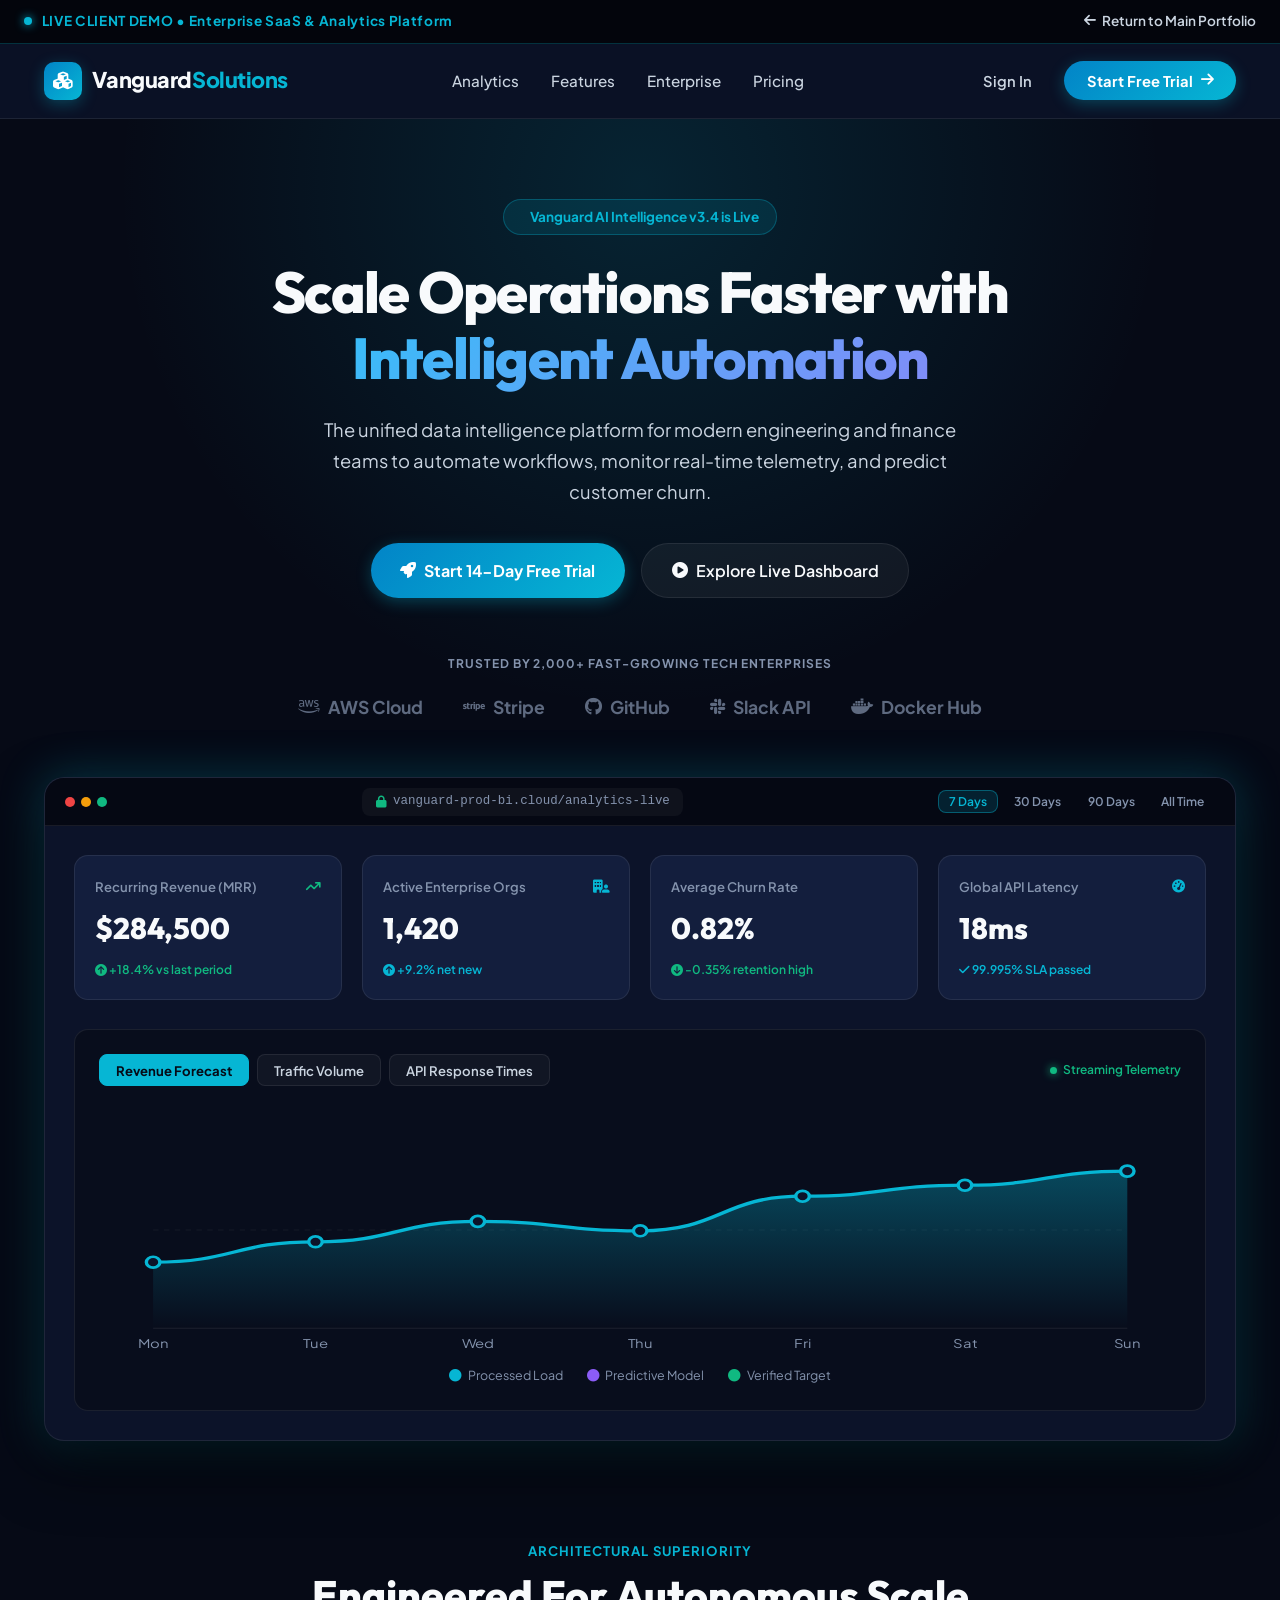
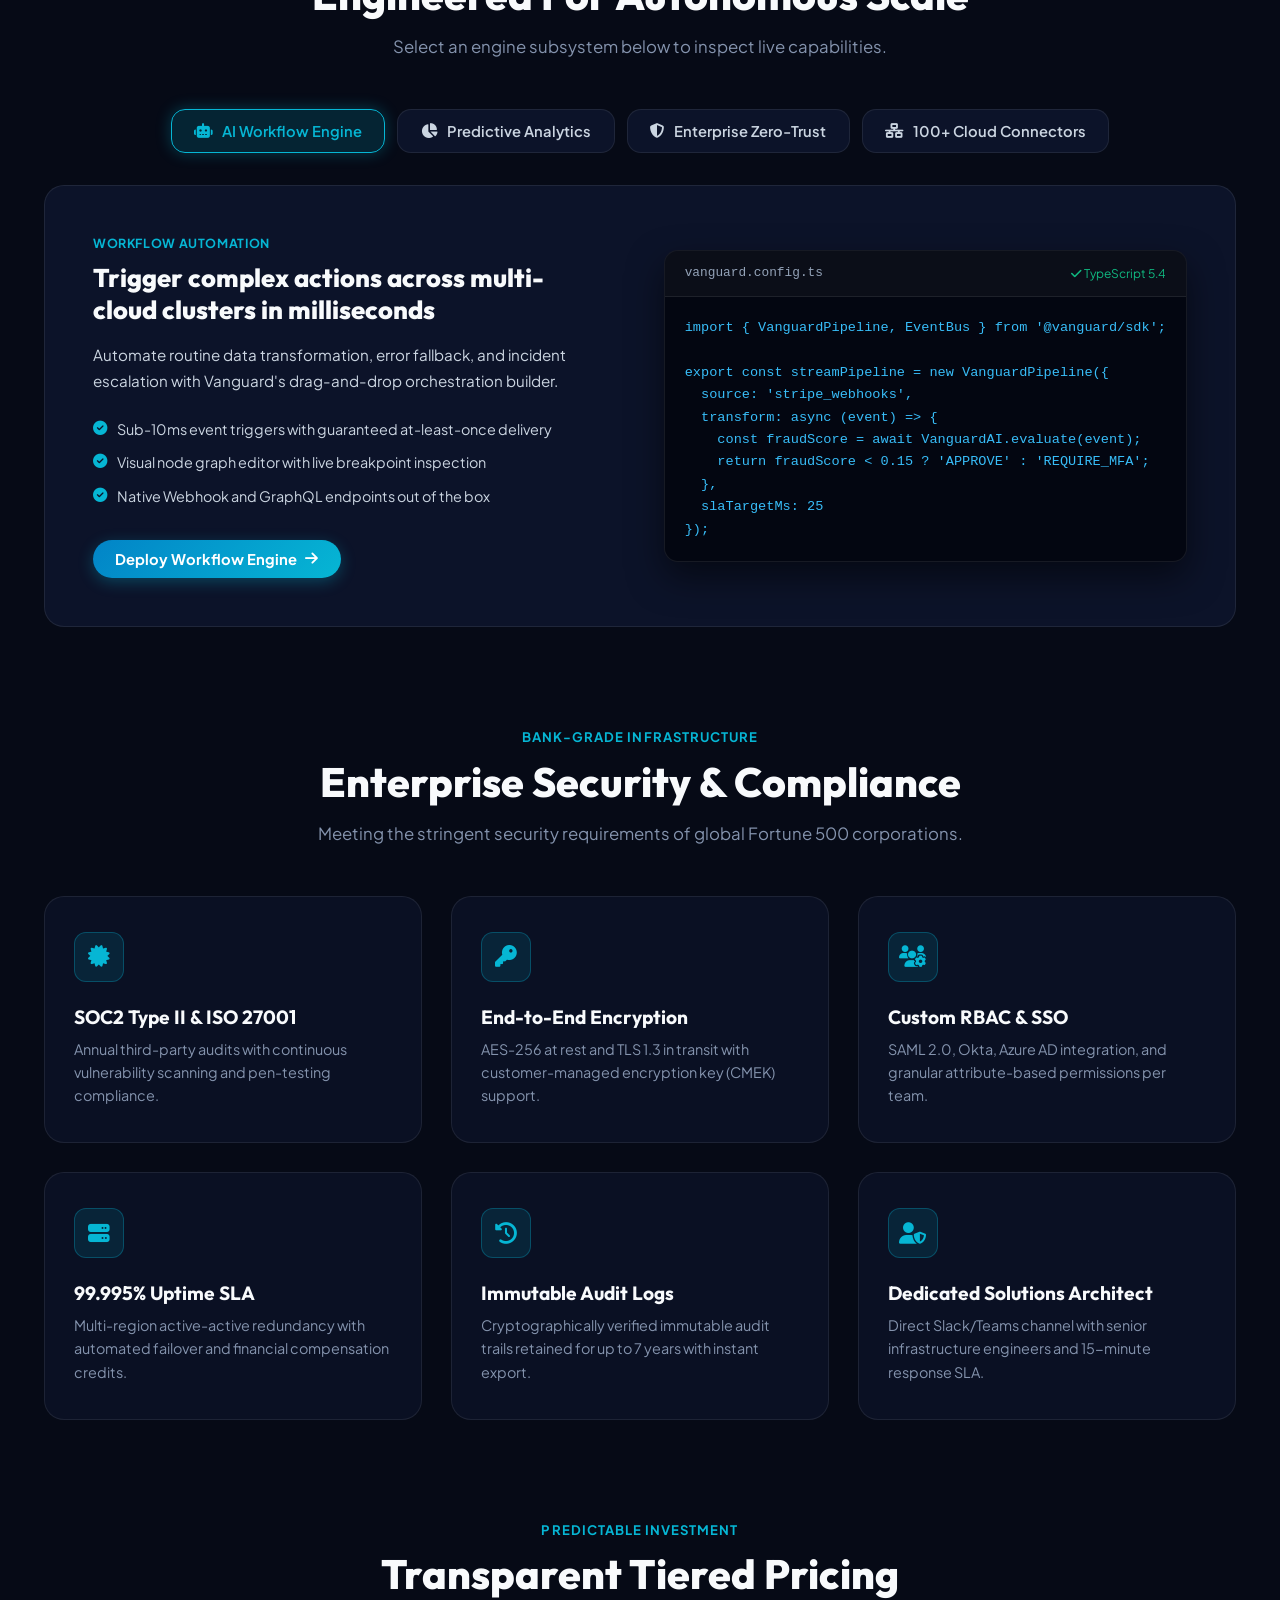
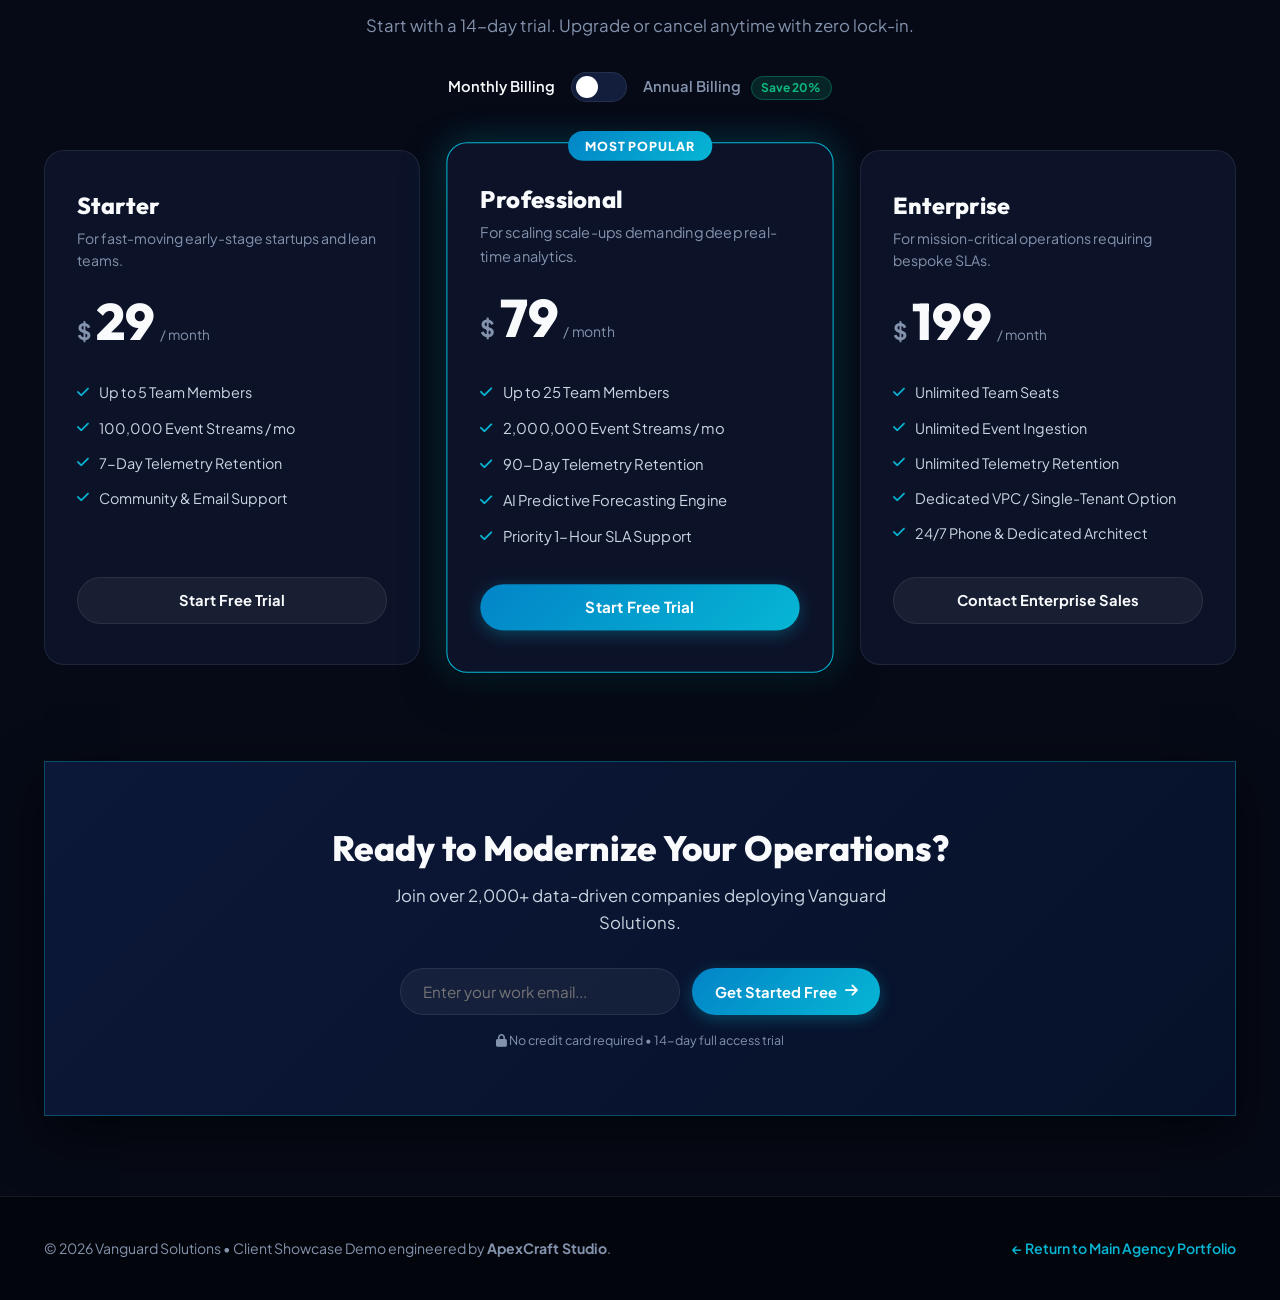
<file: demos/business-agency/index.html>
<!DOCTYPE html>
<html lang="en">
<head>
  <meta charset="UTF-8">
  <meta name="viewport" content="width=device-width, initial-scale=1.0">
  <title>Vanguard Solutions | Modern Enterprise SaaS &amp; Business Intelligence</title>
  <meta name="description" content="Interactive demo of Vanguard Solutions - B2B SaaS analytics and automation platform crafted by ApexCraft Studio.">
  
  <!-- Favicon -->
  <link rel="icon" type="image/png" href="../../assets/favicon/favicon.png">

  <!-- Google Fonts: Plus Jakarta Sans & Outfit -->
  <link rel="preconnect" href="https://fonts.googleapis.com">
  <link rel="preconnect" href="https://fonts.gstatic.com" crossorigin>
  <link href="https://fonts.googleapis.com/css2?family=Outfit:wght@500;600;700;800&amp;family=Plus+Jakarta+Sans:wght@400;500;600;700&amp;display=swap" rel="stylesheet">

  <!-- Font Awesome 6 Icons -->
  <link rel="stylesheet" href="https://cdnjs.cloudflare.com/ajax/libs/font-awesome/6.5.1/css/all.min.css">

  <!-- SaaS Stylesheet -->
  <link rel="stylesheet" href="style.css">
</head>
<body>

  <!-- Top Demo Banner -->
  <div class="saas-top-banner">
    <div class="saas-banner-content">
      <div class="saas-banner-tag">
        <span class="pulse-saas-dot"></span>
        <span>LIVE CLIENT DEMO &bull; Enterprise SaaS &amp; Analytics Platform</span>
      </div>
      <a href="../../index.html#demos" class="saas-return-link">
        <i class="fas fa-arrow-left"></i> Return to Main Portfolio
      </a>
    </div>
  </div>

  <!-- Navbar -->
  <nav class="saas-navbar">
    <div class="container saas-nav-container">
      <a href="#" class="saas-brand">
        <div class="saas-logo-icon">
          <i class="fas fa-cubes"></i>
        </div>
        <span>Vanguard<span class="text-cyan">Solutions</span></span>
      </a>

      <ul class="saas-nav-links">
        <li><a href="#dashboard-preview" class="s-nav-link">Analytics</a></li>
        <li><a href="#features" class="s-nav-link">Features</a></li>
        <li><a href="#enterprise" class="s-nav-link">Enterprise</a></li>
        <li><a href="#pricing" class="s-nav-link">Pricing</a></li>
      </ul>

      <div class="saas-nav-actions">
        <button type="button" class="btn-saas-ghost" onclick="openTrialModal('Starter')">Sign In</button>
        <button type="button" class="btn-saas-primary" onclick="openTrialModal('Pro')">
          Start Free Trial <i class="fas fa-arrow-right"></i>
        </button>
      </div>
    </div>
  </nav>

  <!-- Hero Section -->
  <header class="saas-hero">
    <div class="container saas-hero-content">
      <div class="saas-pill">
        <i class="fas fa-sparkles"></i> Vanguard AI Intelligence v3.4 is Live
      </div>

      <h1 class="saas-headline">
        Scale Operations Faster with <br>
        <span class="text-gradient-cyan">Intelligent Automation</span>
      </h1>

      <p class="saas-subtext">
        The unified data intelligence platform for modern engineering and finance teams to automate workflows, monitor real-time telemetry, and predict customer churn.
      </p>

      <div class="saas-hero-cta">
        <button type="button" class="btn-saas-primary btn-large" onclick="openTrialModal('Pro')">
          <i class="fas fa-rocket"></i> Start 14-Day Free Trial
        </button>
        <a href="#dashboard-preview" class="btn-saas-secondary btn-large">
          <i class="fas fa-play-circle"></i> Explore Live Dashboard
        </a>
      </div>

      <div class="saas-trust-logos">
        <span>TRUSTED BY 2,000+ FAST-GROWING TECH ENTERPRISES</span>
        <div class="logos-row">
          <div><i class="fab fa-aws"></i> AWS Cloud</div>
          <div><i class="fab fa-stripe"></i> Stripe</div>
          <div><i class="fab fa-github"></i> GitHub</div>
          <div><i class="fab fa-slack"></i> Slack API</div>
          <div><i class="fab fa-docker"></i> Docker Hub</div>
        </div>
      </div>
    </div>
  </header>

  <!-- Interactive Live Analytics Dashboard Section -->
  <section class="container dashboard-section" id="dashboard-preview">
    <div class="dashboard-window">
      <!-- Window Controls Header -->
      <div class="dash-window-header">
        <div class="dash-dots">
          <span class="dash-dot" style="background: #ef4444;"></span>
          <span class="dash-dot" style="background: #f59e0b;"></span>
          <span class="dash-dot" style="background: #10b981;"></span>
        </div>
        <div class="dash-url">
          <i class="fas fa-lock" style="color: #10b981; font-size: 0.75rem;"></i>
          <span>vanguard-prod-bi.cloud/analytics-live</span>
        </div>
        <div class="dash-time-filter">
          <button type="button" class="time-btn active" data-time="7d">7 Days</button>
          <button type="button" class="time-btn" data-time="30d">30 Days</button>
          <button type="button" class="time-btn" data-time="90d">90 Days</button>
          <button type="button" class="time-btn" data-time="all">All Time</button>
        </div>
      </div>

      <!-- Dashboard Body -->
      <div class="dash-body">
        <!-- Top Metrics Grid -->
        <div class="metrics-grid">
          <div class="metric-box">
            <div class="m-header">
              <span>Recurring Revenue (MRR)</span>
              <i class="fas fa-arrow-trend-up text-emerald"></i>
            </div>
            <div class="m-value" id="mrr-val">$284,500</div>
            <div class="m-footer text-emerald">
              <i class="fas fa-circle-arrow-up"></i> <span id="mrr-pct">+18.4%</span> vs last period
            </div>
          </div>

          <div class="metric-box">
            <div class="m-header">
              <span>Active Enterprise Orgs</span>
              <i class="fas fa-building-user text-cyan"></i>
            </div>
            <div class="m-value" id="users-val">1,420</div>
            <div class="m-footer text-cyan">
              <i class="fas fa-circle-arrow-up"></i> <span id="users-pct">+9.2%</span> net new
            </div>
          </div>

          <div class="metric-box">
            <div class="m-header">
              <span>Average Churn Rate</span>
              <i class="fas fa-shield-check text-emerald"></i>
            </div>
            <div class="m-value" id="churn-val">0.82%</div>
            <div class="m-footer text-emerald">
              <i class="fas fa-circle-arrow-down"></i> <span id="churn-pct">-0.35%</span> retention high
            </div>
          </div>

          <div class="metric-box">
            <div class="m-header">
              <span>Global API Latency</span>
              <i class="fas fa-gauge-high text-cyan"></i>
            </div>
            <div class="m-value" id="latency-val">18ms</div>
            <div class="m-footer text-cyan">
              <i class="fas fa-check"></i> 99.995% SLA passed
            </div>
          </div>
        </div>

        <!-- Interactive Chart Panel -->
        <div class="chart-panel">
          <div class="chart-header">
            <div class="chart-tabs" role="tablist">
              <button type="button" class="chart-tab active" data-chart="revenue">Revenue Forecast</button>
              <button type="button" class="chart-tab" data-chart="traffic">Traffic Volume</button>
              <button type="button" class="chart-tab" data-chart="performance">API Response Times</button>
            </div>
            <span class="live-stream-badge">
              <span class="live-blink"></span> Streaming Telemetry
            </span>
          </div>

          <!-- Dynamic SVG Chart Canvas -->
          <div class="chart-visual" id="chart-container">
            <!-- Dynamic SVG graph injected by script.js -->
          </div>

          <div class="chart-legend" id="chart-legend">
            <span><i class="fas fa-circle" style="color: #06b6d4;"></i> Processed Load</span>
            <span><i class="fas fa-circle" style="color: #8b5cf6;"></i> Predictive Model</span>
            <span><i class="fas fa-circle" style="color: #10b981;"></i> Verified Target</span>
          </div>
        </div>
      </div>
    </div>
  </section>

  <!-- Feature Tabs Section -->
  <section class="container saas-features-section" id="features">
    <div class="saas-section-header">
      <span class="sub-badge">Architectural Superiority</span>
      <h2 class="saas-title">Engineered For Autonomous Scale</h2>
      <p class="saas-desc">Select an engine subsystem below to inspect live capabilities.</p>
    </div>

    <!-- Feature Navigation Tabs -->
    <div class="feature-tabs-nav">
      <button type="button" class="f-tab active" data-feature="automation">
        <i class="fas fa-robot"></i> AI Workflow Engine
      </button>
      <button type="button" class="f-tab" data-feature="analytics">
        <i class="fas fa-chart-pie"></i> Predictive Analytics
      </button>
      <button type="button" class="f-tab" data-feature="security">
        <i class="fas fa-shield-halved"></i> Enterprise Zero-Trust
      </button>
      <button type="button" class="f-tab" data-feature="integrations">
        <i class="fas fa-network-wired"></i> 100+ Cloud Connectors
      </button>
    </div>

    <!-- Feature Content Display -->
    <div class="feature-content-card" id="feature-card">
      <div class="f-left">
        <span class="f-tag" id="f-tag">Workflow Automation</span>
        <h3 class="f-title" id="f-title">Trigger complex actions across multi-cloud clusters in milliseconds</h3>
        <p class="f-desc" id="f-desc">
          Automate routine data transformation, error fallback, and incident escalation with Vanguard's drag-and-drop orchestration builder.
        </p>
        <ul class="f-checklist" id="f-checklist">
          <li><i class="fas fa-circle-check"></i> Sub-10ms event triggers with guaranteed at-least-once delivery</li>
          <li><i class="fas fa-circle-check"></i> Visual node graph editor with live breakpoint inspection</li>
          <li><i class="fas fa-circle-check"></i> Native Webhook and GraphQL endpoints out of the box</li>
        </ul>
        <button type="button" class="btn-saas-primary" onclick="openTrialModal('Workflow Pro')">
          Deploy Workflow Engine <i class="fas fa-arrow-right"></i>
        </button>
      </div>

      <div class="f-right">
        <div class="code-preview-box">
          <div class="code-header">
            <span style="font-family: monospace; font-size: 0.8rem; color: #94a3b8;">vanguard.config.ts</span>
            <span style="color: #10b981; font-size: 0.75rem;"><i class="fas fa-check"></i> TypeScript 5.4</span>
          </div>
          <pre class="code-content" id="code-content"><code>import { VanguardPipeline, EventBus } from '@vanguard/sdk';

export const streamPipeline = new VanguardPipeline({
  source: 'stripe_webhooks',
  transform: async (event) => {
    const fraudScore = await VanguardAI.evaluate(event);
    return fraudScore &lt; 0.15 ? 'APPROVE' : 'REQUIRE_MFA';
  },
  slaTargetMs: 25
});</code></pre>
        </div>
      </div>
    </div>
  </section>

  <!-- Enterprise Capabilities Grid -->
  <section class="container enterprise-section" id="enterprise">
    <div class="saas-section-header">
      <span class="sub-badge">Bank-Grade Infrastructure</span>
      <h2 class="saas-title">Enterprise Security &amp; Compliance</h2>
      <p class="saas-desc">Meeting the stringent security requirements of global Fortune 500 corporations.</p>
    </div>

    <div class="enterprise-grid">
      <div class="ent-card">
        <div class="ent-icon"><i class="fas fa-certificate"></i></div>
        <h3>SOC2 Type II &amp; ISO 27001</h3>
        <p>Annual third-party audits with continuous vulnerability scanning and pen-testing compliance.</p>
      </div>

      <div class="ent-card">
        <div class="ent-icon"><i class="fas fa-key"></i></div>
        <h3>End-to-End Encryption</h3>
        <p>AES-256 at rest and TLS 1.3 in transit with customer-managed encryption key (CMEK) support.</p>
      </div>

      <div class="ent-card">
        <div class="ent-icon"><i class="fas fa-users-gear"></i></div>
        <h3>Custom RBAC &amp; SSO</h3>
        <p>SAML 2.0, Okta, Azure AD integration, and granular attribute-based permissions per team.</p>
      </div>

      <div class="ent-card">
        <div class="ent-icon"><i class="fas fa-server"></i></div>
        <h3>99.995% Uptime SLA</h3>
        <p>Multi-region active-active redundancy with automated failover and financial compensation credits.</p>
      </div>

      <div class="ent-card">
        <div class="ent-icon"><i class="fas fa-clock-rotate-left"></i></div>
        <h3>Immutable Audit Logs</h3>
        <p>Cryptographically verified immutable audit trails retained for up to 7 years with instant export.</p>
      </div>

      <div class="ent-card">
        <div class="ent-icon"><i class="fas fa-user-shield"></i></div>
        <h3>Dedicated Solutions Architect</h3>
        <p>Direct Slack/Teams channel with senior infrastructure engineers and 15-minute response SLA.</p>
      </div>
    </div>
  </section>

  <!-- Pricing Section with Monthly / Annual Switcher -->
  <section class="container saas-pricing-section" id="pricing">
    <div class="saas-section-header">
      <span class="sub-badge">Predictable Investment</span>
      <h2 class="saas-title">Transparent Tiered Pricing</h2>
      <p class="saas-desc">Start with a 14-day trial. Upgrade or cancel anytime with zero lock-in.</p>

      <!-- Toggle Switch -->
      <div class="billing-toggle-wrap">
        <span class="billing-label active" id="lbl-monthly">Monthly Billing</span>
        <button type="button" class="billing-switch" id="billing-switch" aria-label="Toggle annual discount">
          <span class="switch-ball"></span>
        </button>
        <span class="billing-label" id="lbl-annual">
          Annual Billing <span class="savings-tag">Save 20%</span>
        </span>
      </div>
    </div>

    <!-- Pricing Cards Grid -->
    <div class="pricing-grid">
      <!-- Tier 1: Starter -->
      <div class="pricing-card">
        <div class="plan-header">
          <h3 class="plan-name">Starter</h3>
          <p class="plan-desc">For fast-moving early-stage startups and lean teams.</p>
          <div class="plan-price-row">
            <span class="currency">$</span>
            <span class="plan-amount" data-monthly="29" data-annual="23">29</span>
            <span class="plan-period">/ month</span>
          </div>
          <span class="annual-note" style="display: none;">Billed annually ($276/yr)</span>
        </div>

        <ul class="plan-features">
          <li><i class="fas fa-check"></i> Up to 5 Team Members</li>
          <li><i class="fas fa-check"></i> 100,000 Event Streams / mo</li>
          <li><i class="fas fa-check"></i> 7-Day Telemetry Retention</li>
          <li><i class="fas fa-check"></i> Community &amp; Email Support</li>
        </ul>

        <button type="button" class="btn-plan" onclick="openTrialModal('Starter')">
          Start Free Trial
        </button>
      </div>

      <!-- Tier 2: Professional (Popular) -->
      <div class="pricing-card popular">
        <div class="popular-ribbon">Most Popular</div>
        <div class="plan-header">
          <h3 class="plan-name">Professional</h3>
          <p class="plan-desc">For scaling scale-ups demanding deep real-time analytics.</p>
          <div class="plan-price-row">
            <span class="currency">$</span>
            <span class="plan-amount" data-monthly="79" data-annual="63">79</span>
            <span class="plan-period">/ month</span>
          </div>
          <span class="annual-note" style="display: none;">Billed annually ($756/yr)</span>
        </div>

        <ul class="plan-features">
          <li><i class="fas fa-check"></i> Up to 25 Team Members</li>
          <li><i class="fas fa-check"></i> 2,000,000 Event Streams / mo</li>
          <li><i class="fas fa-check"></i> 90-Day Telemetry Retention</li>
          <li><i class="fas fa-check"></i> AI Predictive Forecasting Engine</li>
          <li><i class="fas fa-check"></i> Priority 1-Hour SLA Support</li>
        </ul>

        <button type="button" class="btn-plan btn-plan-popular" onclick="openTrialModal('Professional')">
          Start Free Trial
        </button>
      </div>

      <!-- Tier 3: Enterprise -->
      <div class="pricing-card">
        <div class="plan-header">
          <h3 class="plan-name">Enterprise</h3>
          <p class="plan-desc">For mission-critical operations requiring bespoke SLAs.</p>
          <div class="plan-price-row">
            <span class="currency">$</span>
            <span class="plan-amount" data-monthly="199" data-annual="159">199</span>
            <span class="plan-period">/ month</span>
          </div>
          <span class="annual-note" style="display: none;">Billed annually ($1,908/yr)</span>
        </div>

        <ul class="plan-features">
          <li><i class="fas fa-check"></i> Unlimited Team Seats</li>
          <li><i class="fas fa-check"></i> Unlimited Event Ingestion</li>
          <li><i class="fas fa-check"></i> Unlimited Telemetry Retention</li>
          <li><i class="fas fa-check"></i> Dedicated VPC / Single-Tenant Option</li>
          <li><i class="fas fa-check"></i> 24/7 Phone &amp; Dedicated Architect</li>
        </ul>

        <button type="button" class="btn-plan" onclick="openTrialModal('Enterprise')">
          Contact Enterprise Sales
        </button>
      </div>
    </div>
  </section>

  <!-- CTA Banner -->
  <section class="container" style="padding-bottom: 5rem;">
    <div class="saas-cta-box">
      <h2>Ready to Modernize Your Operations?</h2>
      <p>Join over 2,000+ data-driven companies deploying Vanguard Solutions.</p>
      <div class="cta-input-group">
        <input type="email" placeholder="Enter your work email..." class="cta-email" id="quick-trial-email">
        <button type="button" class="btn-saas-primary" onclick="quickTrialSubmit()">
          Get Started Free <i class="fas fa-arrow-right"></i>
        </button>
      </div>
      <span class="cta-guarantee"><i class="fas fa-lock"></i> No credit card required &bull; 14-day full access trial</span>
    </div>
  </section>

  <!-- Trial Sign Up Modal -->
  <div class="modal-overlay" id="trial-modal">
    <div class="modal-dialog">
      <button type="button" class="modal-close-btn" id="trial-close-btn">&times;</button>
      <div style="text-align: center; margin-bottom: 1.5rem;">
        <div class="saas-logo-icon" style="margin: 0 auto 0.75rem;"><i class="fas fa-cubes"></i></div>
        <h3 style="font-size: 1.5rem; margin-bottom: 0.3rem;">Start Your 14-Day Free Trial</h3>
        <p style="font-size: 0.88rem; color: var(--text-muted);">
          Selected Plan: <strong id="modal-plan-name" style="color: var(--cyan);">Professional</strong>
        </p>
      </div>

      <form id="trial-form">
        <div style="display: flex; flex-direction: column; gap: 0.85rem;">
          <div>
            <label style="font-size: 0.8rem; font-weight: 600; display: block; margin-bottom: 0.3rem;">Full Name</label>
            <input type="text" class="t-input" placeholder="Sarah Connor" required value="Sarah Connor">
          </div>
          <div>
            <label style="font-size: 0.8rem; font-weight: 600; display: block; margin-bottom: 0.3rem;">Work Email</label>
            <input type="email" class="t-input" placeholder="sarah@enterprise.com" required value="sarah@enterprise.com">
          </div>
          <div>
            <label style="font-size: 0.8rem; font-weight: 600; display: block; margin-bottom: 0.3rem;">Company Name</label>
            <input type="text" class="t-input" placeholder="Cyberdyne Systems" required value="Cyberdyne Systems">
          </div>
          <div>
            <label style="font-size: 0.8rem; font-weight: 600; display: block; margin-bottom: 0.3rem;">Cloud Provider</label>
            <select class="t-input">
              <option>Amazon Web Services (AWS)</option>
              <option>Google Cloud Platform (GCP)</option>
              <option>Microsoft Azure</option>
              <option>Hybrid On-Premises</option>
            </select>
          </div>
          <button type="submit" class="btn-saas-primary" style="width: 100%; padding: 0.9rem; margin-top: 0.5rem;">
            Activate Workspace Instantly
          </button>
        </div>
      </form>
    </div>
  </div>

  <!-- Toast -->
  <div class="saas-toast" id="saas-toast"></div>

  <!-- Footer -->
  <footer class="saas-footer">
    <div class="container saas-footer-inner">
      <p>&copy; 2026 Vanguard Solutions &bull; Client Showcase Demo engineered by <strong>ApexCraft Studio</strong>.</p>
      <a href="../../index.html#demos" class="footer-return-link">← Return to Main Agency Portfolio</a>
    </div>
  </footer>

  <!-- Script -->
  <script src="script.js"></script>
</body>
</html>
</file>
<file: demos/business-agency/style.css>
/* ==========================================================================
   Vanguard Solutions - Enterprise B2B SaaS Stylesheet
   Visual Identity: Deep Space Navy, High-Tech Cyan Telemetry, Analytics UI
   ========================================================================== */

:root {
  --saas-bg: #060a16;
  --saas-surface: #0c1329;
  --saas-surface-elevated: #131e3d;
  --saas-card: rgba(12, 19, 41, 0.75);
  --saas-border: rgba(255, 255, 255, 0.08);
  --saas-border-highlight: rgba(6, 182, 212, 0.35);

  --cyan: #06b6d4;
  --cyan-light: #38bdf8;
  --cyan-glow: rgba(6, 182, 212, 0.3);
  --blue-primary: #0284c7;
  --emerald: #10b981;
  --text-main: #f8fafc;
  --text-secondary: #cbd5e1;
  --text-muted: #8493ad;

  --radius-sm: 8px;
  --radius-md: 14px;
  --radius-lg: 20px;
  --radius-full: 9999px;
  --transition: 0.25s cubic-bezier(0.4, 0, 0.2, 1);
}

*, *::before, *::after {
  margin: 0;
  padding: 0;
  box-sizing: border-box;
}

body {
  font-family: 'Plus Jakarta Sans', sans-serif;
  background-color: var(--saas-bg);
  color: var(--text-main);
  line-height: 1.6;
  overflow-x: hidden;
}

h1, h2, h3, h4 {
  font-family: 'Outfit', sans-serif;
  color: var(--text-main);
  line-height: 1.25;
}

a {
  color: inherit;
  text-decoration: none;
}

button, input, select {
  font-family: inherit;
  outline: none;
}

.container {
  width: 100%;
  max-width: 1240px;
  margin: 0 auto;
  padding: 0 1.5rem;
}

.text-gradient-cyan {
  background: linear-gradient(135deg, var(--cyan-light) 0%, #818cf8 100%);
  -webkit-background-clip: text;
  -webkit-text-fill-color: transparent;
}

.text-cyan {
  color: var(--cyan);
}

.text-emerald {
  color: var(--emerald);
}

/* --- 1. DEMO TOP BANNER --- */
.saas-top-banner {
  background: #03050c;
  border-bottom: 1px solid rgba(6, 182, 212, 0.25);
  padding: 0.65rem 1.5rem;
  font-size: 0.85rem;
  position: sticky;
  top: 0;
  z-index: 1001;
}

.saas-banner-content {
  max-width: 1240px;
  margin: 0 auto;
  display: flex;
  align-items: center;
  justify-content: space-between;
}

.saas-banner-tag {
  display: flex;
  align-items: center;
  gap: 0.6rem;
  font-weight: 700;
  letter-spacing: 0.05em;
  color: var(--cyan);
}

.pulse-saas-dot {
  width: 8px;
  height: 8px;
  border-radius: 50%;
  background: var(--cyan);
  box-shadow: 0 0 10px var(--cyan);
  animation: pulseSaas 1.8s infinite;
}

@keyframes pulseSaas {
  0% { transform: scale(0.95); opacity: 0.7; }
  50% { transform: scale(1.2); opacity: 1; }
  100% { transform: scale(0.95); opacity: 0.7; }
}

.saas-return-link {
  display: inline-flex;
  align-items: center;
  gap: 0.4rem;
  color: var(--text-secondary);
  font-weight: 600;
  transition: color var(--transition);
}

.saas-return-link:hover {
  color: var(--cyan);
}

/* --- 2. NAVBAR --- */
.saas-navbar {
  background: rgba(12, 19, 41, 0.85);
  backdrop-filter: blur(16px);
  border-bottom: 1px solid var(--saas-border);
  position: sticky;
  top: 41px;
  z-index: 1000;
}

.saas-nav-container {
  display: flex;
  align-items: center;
  justify-content: space-between;
  height: 74px;
}

.saas-brand {
  display: flex;
  align-items: center;
  gap: 0.65rem;
  font-size: 1.35rem;
  font-weight: 800;
  letter-spacing: -0.02em;
}

.saas-logo-icon {
  width: 38px;
  height: 38px;
  border-radius: 10px;
  background: linear-gradient(135deg, var(--blue-primary) 0%, var(--cyan) 100%);
  display: flex;
  align-items: center;
  justify-content: center;
  color: #ffffff;
  font-size: 1.1rem;
  box-shadow: 0 4px 15px var(--cyan-glow);
}

.saas-nav-links {
  display: flex;
  gap: 2rem;
  list-style: none;
}

.s-nav-link {
  font-size: 0.95rem;
  color: var(--text-secondary);
  font-weight: 500;
  transition: color var(--transition);
}

.s-nav-link:hover {
  color: var(--cyan);
}

.saas-nav-actions {
  display: flex;
  align-items: center;
  gap: 1rem;
}

.btn-saas-ghost {
  background: none;
  border: none;
  color: var(--text-secondary);
  font-size: 0.92rem;
  font-weight: 600;
  cursor: pointer;
  padding: 0.5rem 1rem;
}

.btn-saas-ghost:hover {
  color: var(--text-main);
}

.btn-saas-primary {
  background: linear-gradient(135deg, var(--blue-primary) 0%, var(--cyan) 100%);
  color: #ffffff;
  border: none;
  padding: 0.65rem 1.4rem;
  border-radius: var(--radius-full);
  font-size: 0.92rem;
  font-weight: 700;
  cursor: pointer;
  display: inline-flex;
  align-items: center;
  gap: 0.5rem;
  box-shadow: 0 4px 15px var(--cyan-glow);
  transition: all var(--transition);
}

.btn-saas-primary:hover {
  transform: translateY(-2px);
  box-shadow: 0 8px 25px var(--cyan-glow);
}

.btn-saas-secondary {
  background: rgba(255, 255, 255, 0.05);
  border: 1px solid var(--saas-border);
  color: var(--text-main);
  padding: 0.85rem 1.75rem;
  border-radius: var(--radius-full);
  font-size: 0.95rem;
  font-weight: 600;
  display: inline-flex;
  align-items: center;
  gap: 0.5rem;
  transition: all var(--transition);
}

.btn-saas-secondary:hover {
  background: rgba(255, 255, 255, 0.1);
  border-color: var(--saas-border-highlight);
  transform: translateY(-2px);
}

.btn-large {
  padding: 0.85rem 1.85rem;
  font-size: 1rem;
}

/* --- 3. SAAS HERO --- */
.saas-hero {
  padding: 5rem 0 3.5rem;
  text-align: center;
  background: radial-gradient(circle at 50% 10%, rgba(6, 182, 212, 0.15) 0%, transparent 60%);
}

.saas-hero-content {
  display: flex;
  flex-direction: column;
  align-items: center;
}

.saas-pill {
  display: inline-flex;
  align-items: center;
  gap: 0.5rem;
  background: rgba(6, 182, 212, 0.12);
  border: 1px solid rgba(6, 182, 212, 0.3);
  color: var(--cyan);
  padding: 0.4rem 1.1rem;
  border-radius: var(--radius-full);
  font-size: 0.85rem;
  font-weight: 700;
  margin-bottom: 1.5rem;
}

.saas-headline {
  font-size: clamp(2.4rem, 4.5vw, 4rem);
  font-weight: 800;
  line-height: 1.15;
  margin-bottom: 1.4rem;
  letter-spacing: -0.03em;
  max-width: 900px;
}

.saas-subtext {
  font-size: 1.15rem;
  color: var(--text-secondary);
  max-width: 680px;
  line-height: 1.7;
  margin-bottom: 2.2rem;
}

.saas-hero-cta {
  display: flex;
  gap: 1rem;
  flex-wrap: wrap;
  justify-content: center;
  margin-bottom: 3.5rem;
}

.saas-trust-logos {
  display: flex;
  flex-direction: column;
  align-items: center;
  gap: 1.25rem;
}

.saas-trust-logos span {
  font-size: 0.75rem;
  font-weight: 700;
  letter-spacing: 0.08em;
  color: var(--text-muted);
}

.logos-row {
  display: flex;
  gap: 2.5rem;
  flex-wrap: wrap;
  justify-content: center;
  font-size: 1.1rem;
  font-weight: 700;
  color: var(--text-muted);
}

.logos-row div {
  display: flex;
  align-items: center;
  gap: 0.5rem;
  opacity: 0.7;
  transition: opacity var(--transition);
}

.logos-row div:hover {
  opacity: 1;
  color: var(--text-main);
}

/* --- 4. DASHBOARD PREVIEW COMPONENT --- */
.dashboard-section {
  padding-bottom: 6rem;
}

.dashboard-window {
  background: var(--saas-surface);
  border: 1px solid var(--saas-border);
  border-radius: var(--radius-lg);
  overflow: hidden;
  box-shadow: 0 25px 60px rgba(0, 0, 0, 0.6), 0 0 45px var(--cyan-glow);
}

.dash-window-header {
  height: 48px;
  background: rgba(3, 5, 12, 0.75);
  border-bottom: 1px solid var(--saas-border);
  display: flex;
  align-items: center;
  justify-content: space-between;
  padding: 0 1.25rem;
  gap: 1rem;
}

.dash-dots {
  display: flex;
  gap: 6px;
}

.dash-dot {
  width: 10px;
  height: 10px;
  border-radius: 50%;
}

.dash-url {
  background: rgba(255, 255, 255, 0.04);
  padding: 0.25rem 0.85rem;
  border-radius: var(--radius-sm);
  font-size: 0.78rem;
  font-family: monospace;
  color: var(--text-muted);
  display: flex;
  align-items: center;
  gap: 0.4rem;
}

.dash-time-filter {
  display: flex;
  gap: 0.35rem;
}

.time-btn {
  background: none;
  border: 1px solid transparent;
  color: var(--text-muted);
  font-size: 0.75rem;
  font-weight: 600;
  padding: 0.2rem 0.6rem;
  border-radius: var(--radius-sm);
  cursor: pointer;
  transition: all var(--transition);
}

.time-btn.active {
  background: rgba(6, 182, 212, 0.15);
  border-color: rgba(6, 182, 212, 0.4);
  color: var(--cyan);
}

.dash-body {
  padding: 1.8rem;
  display: flex;
  flex-direction: column;
  gap: 1.8rem;
}

/* Metric Cards */
.metrics-grid {
  display: grid;
  grid-template-columns: repeat(4, 1fr);
  gap: 1.25rem;
}

.metric-box {
  background: var(--saas-surface-elevated);
  border: 1px solid var(--saas-border);
  padding: 1.25rem;
  border-radius: var(--radius-md);
  display: flex;
  flex-direction: column;
  gap: 0.5rem;
}

.m-header {
  display: flex;
  justify-content: space-between;
  align-items: center;
  font-size: 0.82rem;
  color: var(--text-muted);
  font-weight: 600;
}

.m-value {
  font-size: 1.85rem;
  font-weight: 800;
  font-family: 'Outfit', sans-serif;
  color: var(--text-main);
}

.m-footer {
  font-size: 0.75rem;
  font-weight: 600;
}

/* Chart Panel */
.chart-panel {
  background: rgba(3, 5, 12, 0.4);
  border: 1px solid var(--saas-border);
  border-radius: var(--radius-md);
  padding: 1.5rem;
}

.chart-header {
  display: flex;
  justify-content: space-between;
  align-items: center;
  margin-bottom: 1.5rem;
  flex-wrap: wrap;
  gap: 1rem;
}

.chart-tabs {
  display: flex;
  gap: 0.5rem;
}

.chart-tab {
  background: rgba(255, 255, 255, 0.04);
  border: 1px solid var(--saas-border);
  color: var(--text-secondary);
  padding: 0.4rem 1rem;
  border-radius: var(--radius-sm);
  font-size: 0.82rem;
  font-weight: 600;
  cursor: pointer;
  transition: all var(--transition);
}

.chart-tab.active {
  background: var(--cyan);
  color: #060a16;
  border-color: var(--cyan);
  font-weight: 700;
}

.live-stream-badge {
  font-size: 0.75rem;
  color: var(--emerald);
  display: flex;
  align-items: center;
  gap: 0.4rem;
  font-weight: 600;
}

.live-blink {
  width: 7px;
  height: 7px;
  border-radius: 50%;
  background: var(--emerald);
  box-shadow: 0 0 8px var(--emerald);
  animation: pulseSaas 1.5s infinite;
}

.chart-visual {
  height: 240px;
  width: 100%;
  display: flex;
  align-items: center;
  justify-content: center;
}

.chart-visual svg {
  width: 100%;
  height: 100%;
}

.chart-legend {
  display: flex;
  gap: 1.5rem;
  margin-top: 1rem;
  font-size: 0.78rem;
  color: var(--text-muted);
  justify-content: center;
}

.chart-legend span {
  display: flex;
  align-items: center;
  gap: 0.4rem;
}

/* --- 5. FEATURE TABS --- */
.saas-features-section {
  padding-bottom: 6rem;
}

.saas-section-header {
  text-align: center;
  max-width: 680px;
  margin: 0 auto 3rem;
}

.sub-badge {
  font-size: 0.82rem;
  font-weight: 700;
  color: var(--cyan);
  text-transform: uppercase;
  letter-spacing: 0.08em;
  display: inline-block;
  margin-bottom: 0.6rem;
}

.saas-title {
  font-size: clamp(2rem, 3.2vw, 2.75rem);
  font-weight: 800;
  margin-bottom: 0.8rem;
}

.saas-desc {
  font-size: 1.05rem;
  color: var(--text-muted);
}

.feature-tabs-nav {
  display: flex;
  justify-content: center;
  gap: 0.75rem;
  flex-wrap: wrap;
  margin-bottom: 2rem;
}

.f-tab {
  background: var(--saas-surface);
  border: 1px solid var(--saas-border);
  color: var(--text-secondary);
  padding: 0.75rem 1.4rem;
  border-radius: var(--radius-md);
  font-size: 0.92rem;
  font-weight: 600;
  cursor: pointer;
  display: flex;
  align-items: center;
  gap: 0.6rem;
  transition: all var(--transition);
}

.f-tab:hover {
  background: var(--saas-surface-elevated);
  color: var(--text-main);
}

.f-tab.active {
  background: rgba(6, 182, 212, 0.15);
  border-color: var(--cyan);
  color: var(--cyan);
  box-shadow: 0 0 15px var(--cyan-glow);
}

.feature-content-card {
  background: var(--saas-surface);
  border: 1px solid var(--saas-border);
  border-radius: var(--radius-lg);
  padding: 3rem;
  display: grid;
  grid-template-columns: 1fr 1fr;
  gap: 3.5rem;
  align-items: center;
}

.f-tag {
  font-size: 0.78rem;
  font-weight: 700;
  color: var(--cyan);
  text-transform: uppercase;
  letter-spacing: 0.05em;
  margin-bottom: 0.5rem;
  display: block;
}

.f-title {
  font-size: 1.6rem;
  font-weight: 800;
  margin-bottom: 1rem;
}

.f-desc {
  font-size: 0.95rem;
  color: var(--text-secondary);
  line-height: 1.7;
  margin-bottom: 1.5rem;
}

.f-checklist {
  list-style: none;
  display: flex;
  flex-direction: column;
  gap: 0.65rem;
  font-size: 0.9rem;
  color: var(--text-secondary);
  margin-bottom: 2rem;
}

.f-checklist li {
  display: flex;
  align-items: flex-start;
  gap: 0.6rem;
}

.f-checklist i {
  color: var(--cyan);
  margin-top: 0.2rem;
}

.code-preview-box {
  background: #030611;
  border: 1px solid var(--saas-border);
  border-radius: var(--radius-md);
  overflow: hidden;
  box-shadow: 0 15px 35px rgba(0, 0, 0, 0.5);
}

.code-header {
  padding: 0.75rem 1.25rem;
  background: rgba(255, 255, 255, 0.03);
  border-bottom: 1px solid var(--saas-border);
  display: flex;
  justify-content: space-between;
  align-items: center;
}

.code-content {
  padding: 1.25rem;
  font-family: 'Courier New', Courier, monospace;
  font-size: 0.85rem;
  line-height: 1.65;
  color: #38bdf8;
  overflow-x: auto;
}

/* --- 6. ENTERPRISE CAPABILITIES --- */
.enterprise-section {
  padding-bottom: 6rem;
}

.enterprise-grid {
  display: grid;
  grid-template-columns: repeat(3, 1fr);
  gap: 1.8rem;
}

.ent-card {
  background: var(--saas-card);
  border: 1px solid var(--saas-border);
  border-radius: var(--radius-lg);
  padding: 2.2rem 1.8rem;
  transition: all var(--transition);
}

.ent-card:hover {
  border-color: var(--saas-border-highlight);
  transform: translateY(-5px);
  box-shadow: 0 15px 35px rgba(0, 0, 0, 0.4);
}

.ent-icon {
  width: 50px;
  height: 50px;
  border-radius: 12px;
  background: rgba(6, 182, 212, 0.12);
  border: 1px solid rgba(6, 182, 212, 0.3);
  display: flex;
  align-items: center;
  justify-content: center;
  color: var(--cyan);
  font-size: 1.35rem;
  margin-bottom: 1.4rem;
}

.ent-card h3 {
  font-size: 1.2rem;
  font-weight: 700;
  margin-bottom: 0.6rem;
}

.ent-card p {
  font-size: 0.9rem;
  color: var(--text-muted);
  line-height: 1.6;
}

/* --- 7. PRICING SECTION --- */
.saas-pricing-section {
  padding-bottom: 6rem;
}

.billing-toggle-wrap {
  display: flex;
  align-items: center;
  justify-content: center;
  gap: 1rem;
  margin-top: 2rem;
}

.billing-label {
  font-size: 0.92rem;
  color: var(--text-muted);
  font-weight: 600;
  transition: color var(--transition);
}

.billing-label.active {
  color: var(--text-main);
}

.billing-switch {
  width: 56px;
  height: 30px;
  border-radius: var(--radius-full);
  background: var(--saas-surface-elevated);
  border: 1px solid var(--saas-border);
  position: relative;
  cursor: pointer;
  transition: background var(--transition);
}

.billing-switch.annual {
  background: var(--cyan);
}

.switch-ball {
  width: 22px;
  height: 22px;
  border-radius: 50%;
  background: #ffffff;
  position: absolute;
  top: 3px;
  left: 4px;
  transition: transform var(--transition);
}

.billing-switch.annual .switch-ball {
  transform: translateX(25px);
}

.savings-tag {
  background: rgba(16, 185, 129, 0.15);
  border: 1px solid rgba(16, 185, 129, 0.35);
  color: var(--emerald);
  padding: 0.2rem 0.6rem;
  border-radius: var(--radius-full);
  font-size: 0.75rem;
  font-weight: 700;
  margin-left: 0.4rem;
}

.pricing-grid {
  display: grid;
  grid-template-columns: repeat(3, 1fr);
  gap: 2rem;
  align-items: stretch;
}

.pricing-card {
  background: var(--saas-surface);
  border: 1px solid var(--saas-border);
  border-radius: var(--radius-lg);
  padding: 2.5rem 2rem;
  display: flex;
  flex-direction: column;
  justify-content: space-between;
  position: relative;
  transition: all var(--transition);
}

.pricing-card.popular {
  border-color: var(--cyan);
  box-shadow: 0 15px 40px rgba(0, 0, 0, 0.5), 0 0 35px var(--cyan-glow);
  transform: scale(1.03);
}

.popular-ribbon {
  position: absolute;
  top: -12px;
  left: 50%;
  transform: translateX(-50%);
  background: linear-gradient(135deg, var(--blue-primary) 0%, var(--cyan) 100%);
  color: #ffffff;
  font-size: 0.75rem;
  font-weight: 800;
  text-transform: uppercase;
  letter-spacing: 0.06em;
  padding: 0.3rem 1rem;
  border-radius: var(--radius-full);
}

.plan-name {
  font-size: 1.45rem;
  font-weight: 800;
  margin-bottom: 0.4rem;
}

.plan-desc {
  font-size: 0.88rem;
  color: var(--text-muted);
  margin-bottom: 1.5rem;
}

.plan-price-row {
  display: flex;
  align-items: baseline;
  gap: 0.3rem;
  margin-bottom: 0.5rem;
}

.currency {
  font-size: 1.4rem;
  font-weight: 700;
  color: var(--text-muted);
}

.plan-amount {
  font-family: 'Outfit', sans-serif;
  font-size: 3.2rem;
  font-weight: 800;
  color: var(--text-main);
  line-height: 1;
}

.plan-period {
  font-size: 0.85rem;
  color: var(--text-muted);
}

.annual-note {
  font-size: 0.75rem;
  color: var(--emerald);
  font-weight: 600;
  display: block;
  margin-bottom: 1.5rem;
}

.plan-features {
  list-style: none;
  display: flex;
  flex-direction: column;
  gap: 0.75rem;
  font-size: 0.9rem;
  color: var(--text-secondary);
  margin: 1.5rem 0 2rem;
  flex-grow: 1;
}

.plan-features li {
  display: flex;
  align-items: center;
  gap: 0.6rem;
}

.plan-features i {
  color: var(--cyan);
  font-size: 0.85rem;
}

.btn-plan {
  width: 100%;
  padding: 0.85rem;
  border-radius: var(--radius-full);
  background: rgba(255, 255, 255, 0.05);
  border: 1px solid var(--saas-border);
  color: var(--text-main);
  font-weight: 700;
  font-size: 0.92rem;
  cursor: pointer;
  transition: all var(--transition);
}

.btn-plan:hover {
  background: rgba(255, 255, 255, 0.1);
  border-color: var(--cyan);
}

.btn-plan-popular {
  background: linear-gradient(135deg, var(--blue-primary) 0%, var(--cyan) 100%);
  color: #ffffff;
  border: none;
  box-shadow: 0 4px 15px var(--cyan-glow);
}

.btn-plan-popular:hover {
  transform: translateY(-2px);
  box-shadow: 0 8px 25px var(--cyan-glow);
}

/* --- 8. CTA BOX --- */
.saas-cta-box {
  background: linear-gradient(135deg, #0c1838 0%, #061129 100%);
  border: 1px solid var(--saas-border-highlight);
  border-radius: var(--radius-xl);
  padding: 4rem 2rem;
  text-align: center;
  box-shadow: 0 20px 50px rgba(0, 0, 0, 0.6);
  display: flex;
  flex-direction: column;
  align-items: center;
}

.saas-cta-box h2 {
  font-size: 2.2rem;
  font-weight: 800;
  margin-bottom: 0.8rem;
}

.saas-cta-box p {
  font-size: 1.05rem;
  color: var(--text-secondary);
  margin-bottom: 2rem;
  max-width: 550px;
}

.cta-input-group {
  display: flex;
  gap: 0.75rem;
  max-width: 480px;
  width: 100%;
  margin-bottom: 1rem;
}

.cta-email {
  flex-grow: 1;
  background: rgba(255, 255, 255, 0.05);
  border: 1px solid var(--saas-border);
  border-radius: var(--radius-full);
  padding: 0.8rem 1.4rem;
  color: var(--text-main);
  font-size: 0.95rem;
}

.cta-email:focus {
  border-color: var(--cyan);
}

.cta-guarantee {
  font-size: 0.78rem;
  color: var(--text-muted);
}

/* --- 9. TRIAL MODAL --- */
.modal-overlay {
  position: fixed;
  top: 0;
  left: 0;
  width: 100%;
  height: 100%;
  background: rgba(3, 5, 12, 0.85);
  backdrop-filter: blur(10px);
  z-index: 3000;
  display: flex;
  align-items: center;
  justify-content: center;
  padding: 1.5rem;
  opacity: 0;
  pointer-events: none;
  transition: opacity var(--transition);
}

.modal-overlay.open {
  opacity: 1;
  pointer-events: auto;
}

.modal-dialog {
  background: var(--saas-surface);
  border: 1px solid var(--saas-border-highlight);
  border-radius: var(--radius-lg);
  padding: 2.5rem;
  max-width: 460px;
  width: 100%;
  position: relative;
  box-shadow: 0 20px 50px rgba(0, 0, 0, 0.7);
}

.modal-close-btn {
  position: absolute;
  top: 1.25rem;
  right: 1.25rem;
  background: none;
  border: none;
  color: var(--text-muted);
  font-size: 1.5rem;
  cursor: pointer;
}

.t-input {
  width: 100%;
  background: rgba(255, 255, 255, 0.04);
  border: 1px solid var(--saas-border);
  border-radius: var(--radius-sm);
  padding: 0.75rem 1rem;
  color: var(--text-main);
  font-size: 0.9rem;
}

.t-input:focus {
  border-color: var(--cyan);
}

/* Toast */
.saas-toast {
  position: fixed;
  bottom: 2rem;
  right: 2rem;
  background: var(--saas-surface-elevated);
  border: 1px solid var(--cyan);
  box-shadow: 0 10px 30px rgba(0, 0, 0, 0.5), 0 0 20px var(--cyan-glow);
  padding: 0.85rem 1.4rem;
  border-radius: var(--radius-md);
  font-size: 0.9rem;
  font-weight: 600;
  z-index: 4000;
  transform: translateY(100px);
  opacity: 0;
  transition: all 0.3s ease;
}

.saas-toast.show {
  transform: translateY(0);
  opacity: 1;
}

/* Footer */
.saas-footer {
  background: #03050c;
  border-top: 1px solid var(--saas-border);
  padding: 2.5rem 0;
  font-size: 0.88rem;
  color: var(--text-muted);
}

.saas-footer-inner {
  display: flex;
  align-items: center;
  justify-content: space-between;
  flex-wrap: wrap;
  gap: 1rem;
}

.footer-return-link {
  color: var(--cyan);
  font-weight: 600;
}

/* --- 10. RESPONSIVE BREAKPOINTS --- */
@media (max-width: 1100px) {
  .pricing-grid {
    grid-template-columns: 1fr;
    max-width: 500px;
    margin: 0 auto;
  }
  .pricing-card.popular {
    transform: none;
  }
}

@media (max-width: 992px) {
  .saas-nav-links {
    display: none;
  }
  .metrics-grid {
    grid-template-columns: repeat(2, 1fr);
  }
  .feature-content-card {
    grid-template-columns: 1fr;
  }
  .enterprise-grid {
    grid-template-columns: repeat(2, 1fr);
  }
}

@media (max-width: 640px) {
  .metrics-grid {
    grid-template-columns: 1fr;
  }
  .enterprise-grid {
    grid-template-columns: 1fr;
  }
  .cta-input-group {
    flex-direction: column;
  }
  .dash-window-header {
    flex-direction: column;
    height: auto;
    padding: 0.8rem;
    gap: 0.6rem;
  }
}
</file>
